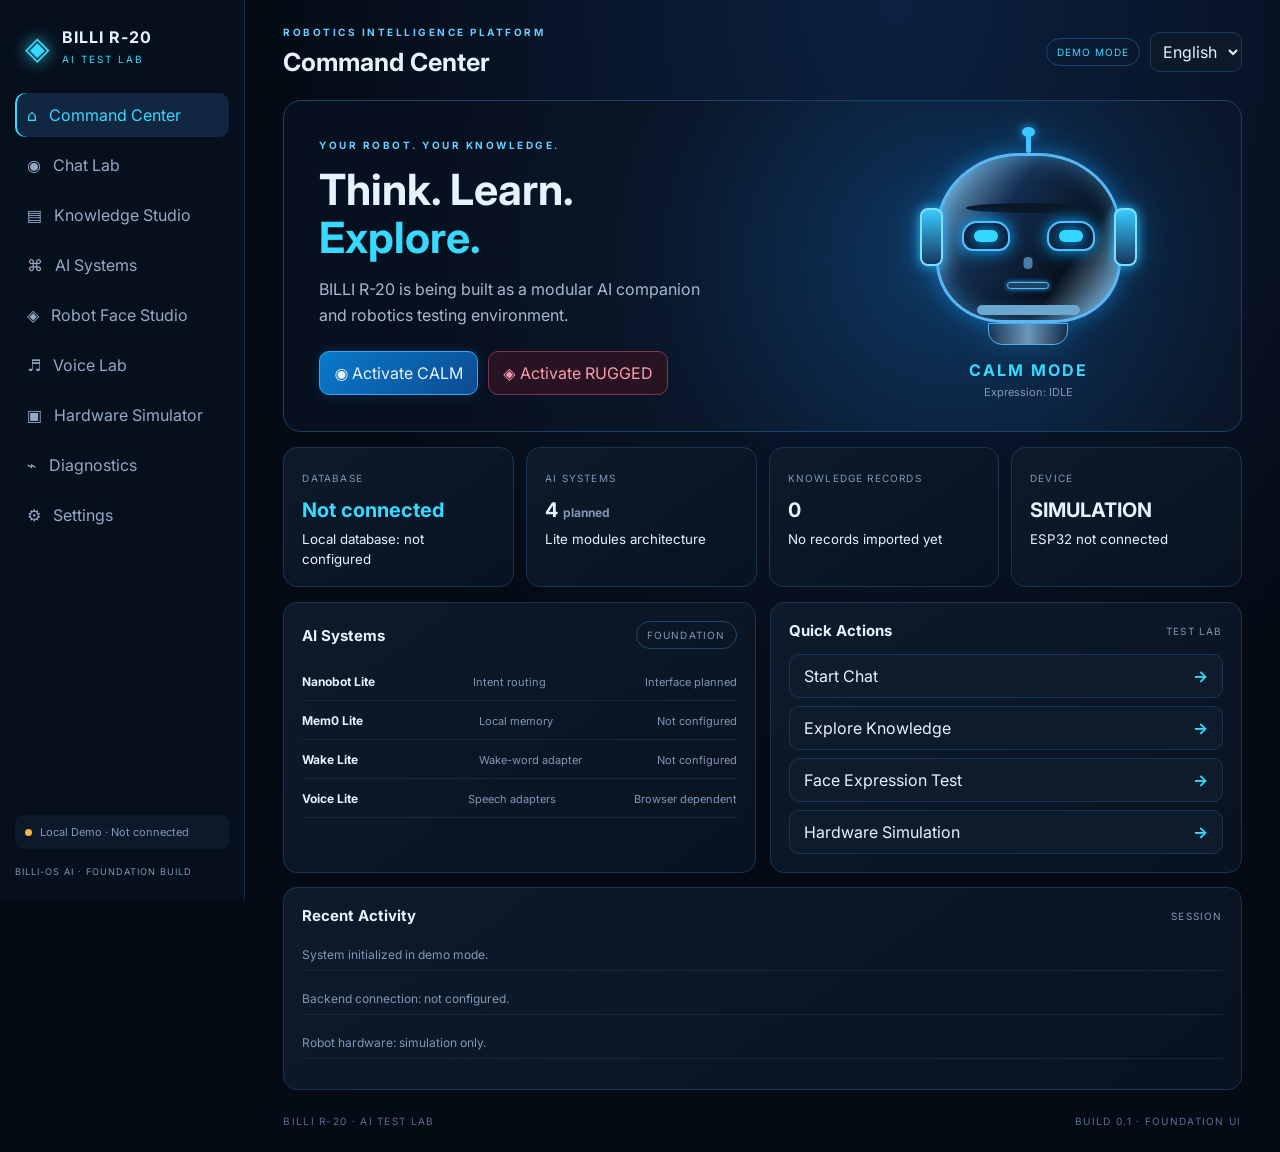
<file: public/index.html>
<!doctype html>
<html lang="en"><head><meta charset="UTF-8"><meta name="viewport" content="width=device-width, initial-scale=1"><meta name="theme-color" content="#07111f"><title>BILLI R-20 AI LAB</title><link rel="stylesheet" href="styles.css"><style>.knowledge-hit{padding:12px;margin:10px 0;border:1px solid #26374b;border-radius:10px;background:#0c1827}.knowledge-hit p{white-space:pre-wrap;line-height:1.55}.drive-integration{margin-top:18px;padding:16px}.drive-integration p{line-height:1.5;color:#a9bacd}.drive-integration small{display:block;margin-top:10px;color:#91a7bd}</style></head><body><div class="shell">
<aside class="sidebar"><div class="brand"><div class="brand-mark">◈</div><div><strong>BILLI R-20</strong><small>AI TEST LAB</small></div></div><nav id="nav"><button class="nav active" data-page="dashboard">⌂ <span>Command Center</span></button><button class="nav" data-page="chat">◉ <span>Chat Lab</span></button><button class="nav" data-page="knowledge">▤ <span>Knowledge Studio</span></button><button class="nav" data-page="modules">⌘ <span>AI Systems</span></button><button class="nav" data-page="face">◈ <span>Robot Face Studio</span></button><button class="nav" data-page="voice">♬ <span>Voice Lab</span></button><button class="nav" data-page="hardware">▣ <span>Hardware Simulator</span></button><button class="nav" data-page="diagnostics">⌁ <span>Diagnostics</span></button><button class="nav" data-page="settings">⚙ <span>Settings</span></button></nav><div class="side-bottom"><div class="connection"><i></i><span>Local Demo · Not connected</span></div><small>BILLI-OS AI · FOUNDATION BUILD</small></div></aside>
<main><header><div><p class="eyebrow">ROBOTICS INTELLIGENCE PLATFORM</p><h1 id="page-title">Command Center</h1></div><div class="header-right"><span class="chip">DEMO MODE</span><select id="lang"><option value="en">English</option><option value="ta">தமிழ்</option><option value="si">සිංහල</option></select><button class="mobile-menu" id="menu">☰</button></div></header>
<section class="page active" id="dashboard"><div class="hero"><div class="hero-copy"><span class="eyebrow">YOUR ROBOT. YOUR KNOWLEDGE.</span><h2>Think. Learn.<br><span>Explore.</span></h2><p>BILLI R-20 is being built as a modular AI companion and robotics testing environment.</p><div class="mode-row"><button class="primary" id="calmBtn">◉ Activate CALM</button><button class="rugged" id="ruggedBtn">◈ Activate RUGGED</button></div></div><div class="hero-robot"><div class="robot" id="robot"><div class="antenna"></div><div class="head"><div class="ear left"></div><div class="ear right"></div><div class="brow"></div><div class="eyes"><div class="eye"></div><div class="eye"></div></div><div class="nose"></div><div class="mouth" id="mouth"></div><div class="chin"></div></div><div class="neck"></div></div><div class="robot-caption"><strong id="mode-name">CALM MODE</strong><span id="expression-label">Expression: IDLE</span></div></div></div>
<div class="stats"><article class="stat"><label>DATABASE</label><strong class="cyan">Not connected</strong><small>Local database: not configured</small></article><article class="stat"><label>AI SYSTEMS</label><strong>4 <span class="muted">planned</span></strong><small>Lite modules architecture</small></article><article class="stat"><label>KNOWLEDGE RECORDS</label><strong>0</strong><small>No records imported yet</small></article><article class="stat"><label>DEVICE</label><strong>SIMULATION</strong><small>ESP32 not connected</small></article></div>
<div class="grid2"><article class="panel"><div class="panel-head"><h3>AI Systems</h3><span class="status-tag">FOUNDATION</span></div><div class="system-list"><div><b>Nanobot Lite</b><span>Intent routing</span><em>Interface planned</em></div><div><b>Mem0 Lite</b><span>Local memory</span><em>Not configured</em></div><div><b>Wake Lite</b><span>Wake-word adapter</span><em>Not configured</em></div><div><b>Voice Lite</b><span>Speech adapters</span><em>Browser dependent</em></div></div></article><article class="panel"><div class="panel-head"><h3>Quick Actions</h3><span>TEST LAB</span></div><div class="quick"><button data-go="chat">Start Chat <b>→</b></button><button data-go="knowledge">Explore Knowledge <b>→</b></button><button data-go="face">Face Expression Test <b>→</b></button><button data-go="hardware">Hardware Simulation <b>→</b></button></div></article></div><div class="panel activity"><div class="panel-head"><h3>Recent Activity</h3><span>SESSION</span></div><div id="activity"><p>System initialized in demo mode.</p><p>Backend connection: not configured.</p><p>Robot hardware: simulation only.</p></div></div></section>
<section class="page" id="chat"><div class="panel chat-panel"><div class="panel-head"><h3>Chat Lab</h3><span class="status-tag">DEMO RESPONSES</span></div><div class="notice">Backend connected: deterministic Nanobot Lite demo routing. No full LLM or knowledge database is configured yet.</div><div class="chat-log" id="chat-log"><div class="bubble bot">Hello! I'm BILLI R-20. The chat interface is ready for backend integration. Ask a test question to explore the demo UI.</div></div><div class="chat-controls"><input id="chat-input" placeholder="Type a message to BILLI…" autocomplete="off"><button class="primary" id="send">Send ↗</button></div></div></section>
<section class="page" id="knowledge"><div class="panel"><div class="panel-head"><h3>Knowledge Studio</h3><span class="status-tag">EMPTY DATABASE</span></div><div class="notice">SQLite / FTS5 and JSONL import-export will be added in backend phase. No database is connected and no records are fabricated.</div><div class="search-row"><input id="knowledge-search" placeholder="Search local knowledge (not connected)"><button id="search-btn" class="primary">Search</button></div><div id="search-result" class="empty">Supabase search will work after configuration and indexing.</div><div class="drive-integration panel"><div class="panel-head"><h3>Private Google Drive → Supabase</h3><span class="status-tag">READ ONLY</span></div><p>Connect the Drive account, then index all accessible non-trashed files. Source files stay private; no files or sharing settings are changed.</p><button id="drive-connect" class="primary">Connect Google Drive (read-only)</button><div class="search-row"><input id="drive-admin-token" type="password" placeholder="Admin sync token (not saved)" autocomplete="off"><button id="drive-sync" class="primary">Sync all Drive</button></div><small id="drive-status">Checking configuration…</small></div></div></section>
<section class="page" id="modules"><div class="cards4"><div class="panel module"><div class="module-icon">⌘</div><h3>Nanobot Lite</h3><p>Intent routing and conversation orchestration.</p><span class="status-tag">PLANNED</span></div><div class="panel module"><div class="module-icon">◉</div><h3>Mem0 Lite</h3><p>Consent-based local memory storage.</p><span class="status-tag">PLANNED</span></div><div class="panel module"><div class="module-icon">⌁</div><h3>Wake Lite</h3><p>Manual activation and wake phrase adapter.</p><span class="status-tag">PLANNED</span></div><div class="panel module"><div class="module-icon">♫</div><h3>Voice Lite</h3><p>Browser voice support and audio adapters.</p><span class="status-tag">PLANNED</span></div></div></section>
<section class="page" id="face"><div class="panel face-panel"><div class="panel-head"><h3>Robot Face Studio</h3><span>CSS VISUAL PREVIEW · NOT 3D</span></div><div class="face-stage"><div class="robot large" id="face-robot"><div class="antenna"></div><div class="head"><div class="ear left"></div><div class="ear right"></div><div class="brow"></div><div class="eyes"><div class="eye"></div><div class="eye"></div></div><div class="nose"></div><div class="mouth"></div><div class="chin"></div></div><div class="neck"></div></div></div><div class="face-controls"><div><label>MODE</label><button class="mode-choice selected" data-mode="calm">CALM</button><button class="mode-choice" data-mode="rugged">RUGGED</button></div><div><label>EXPRESSION</label><div class="expressions"></div></div></div></div></section>
<section class="page" id="voice"><div class="panel"><div class="panel-head"><h3>Voice Lab</h3><span class="status-tag">BROWSER CAPABILITY</span></div><p>Voice input/output depend on browser support and permissions. No offline speech engine is claimed.</p><div class="voice-box"><button id="voice-start" class="primary">🎙 Start listening</button><button id="voice-stop">Stop</button><button id="speak">Speak test</button></div><textarea id="voice-text" placeholder="Transcription or manual text…"></textarea><div id="voice-status" class="notice">Checking browser speech support…</div></div></section>
<section class="page" id="hardware"><div class="panel"><div class="panel-head"><h3>Hardware Simulator</h3><span class="status-tag warning">SIMULATION ONLY</span></div><div class="cards4 hardware-grid"><div class="stat"><label>ESP32-WROOM-32</label><strong>Virtual</strong><small>No physical connection</small></div><div class="stat"><label>OLED</label><strong>Placeholder</strong><small>SSD1306 planned</small></div><div class="stat"><label>microSD</label><strong>Planned</strong><small>32 GB target</small></div><div class="stat"><label>Audio</label><strong>Unconfigured</strong><small>Mic / speaker models TBD</small></div></div><div class="sim-row"><button id="sim-toggle" class="primary">Start simulation</button><span id="sim-status">Simulation stopped</span><input type="range" min="0" max="400" value="120" id="distance"><span id="distance-value">120 cm</span></div><div class="notice">Sensor readings are UI simulation only. No GPIO mappings or motors active.</div></div></section>
<section class="page" id="diagnostics"><div class="panel"><div class="panel-head"><h3>Diagnostics</h3><button id="refresh">Refresh</button></div><div class="diag-list" id="diag"></div></div></section><section class="page" id="settings"><div class="panel"><div class="panel-head"><h3>Settings</h3></div><label>Appearance</label><p>Dark robotics-lab interface · CALM/RUGGED themes</p><label>Provider</label><p>DEMO_PROVIDER · deterministic UI demo</p><label>Backend</label><p>Not configured</p><label>Privacy</label><p>No external AI provider configured. No secrets stored in frontend.</p></div></section><footer>BILLI R-20 · AI TEST LAB <span>BUILD 0.1 · FOUNDATION UI</span></footer></main></div><script src="app.js"></script></body></html>
</file>
<file: public/styles.css>
@import url('https://fonts.googleapis.com/css2?family=Inter:wght@400;500;600;700;800&display=swap');:root{--bg:#050b15;--panel:#0a1424;--border:#1b3555;--cyan:#37d9ff;--text:#e5f2ff;--muted:#8197b4}*{box-sizing:border-box}body{margin:0;background:radial-gradient(ellipse at 70% 0%,#0c2140 0%,var(--bg) 48%);color:var(--text);font-family:Inter,system-ui,sans-serif}button,input,select,textarea{font:inherit;color:inherit}button{cursor:pointer;border:1px solid var(--border);background:#0d1b2c;border-radius:10px;padding:11px 14px;transition:.18s}button:hover{border-color:var(--cyan);transform:translateY(-1px)}.shell{display:flex;min-height:100vh}.sidebar{width:245px;position:fixed;inset:0 auto 0 0;background:#06101d;border-right:1px solid #142b48;padding:22px 15px;display:flex;flex-direction:column;z-index:10}.brand{display:flex;align-items:center;gap:12px;padding:5px 10px 26px}.brand-mark{font-size:32px;color:var(--cyan);text-shadow:0 0 15px var(--cyan)}.brand strong{display:block;font-size:16px;letter-spacing:1px}.brand small{color:var(--cyan);font-size:10px;letter-spacing:2px}.sidebar nav{display:grid;gap:6px}.nav{display:flex;align-items:center;gap:12px;text-align:left;border:0;background:transparent;color:#93a9c4;padding:12px}.nav.active,.nav:hover{background:#102641;color:var(--cyan);box-shadow:inset 2px 0 var(--cyan)}.side-bottom{margin-top:auto;color:var(--muted);font-size:11px}.connection{display:flex;gap:8px;align-items:center;margin-bottom:15px;padding:10px;background:#0b192a;border-radius:8px}.connection i{width:7px;height:7px;border-radius:50%;background:#f5b942}.side-bottom small{letter-spacing:1px}main{margin-left:245px;width:calc(100% - 245px);padding:26px clamp(18px,3vw,42px) 25px}header{display:flex;justify-content:space-between;align-items:center;margin-bottom:23px}.eyebrow{color:#65cfff;font-size:10px;letter-spacing:2.5px;font-weight:700;margin:0 0 9px}h1{font-size:25px;margin:0}header .header-right{display:flex;gap:10px;align-items:center}.chip,.status-tag{border:1px solid #1e466a;color:var(--cyan);font-size:10px;letter-spacing:1px;padding:7px 10px;border-radius:20px}select{background:#0b192a;border:1px solid var(--border);border-radius:9px;padding:8px}.mobile-menu{display:none}.page{display:none}.page.active{display:block}.hero{min-height:310px;border:1px solid #1d4167;border-radius:18px;overflow:hidden;background:radial-gradient(circle at 70% 48%,#0e3762 0%,#0a172a 44%,#07101e 75%);display:flex;justify-content:space-between;padding:32px 35px;position:relative}.hero-copy{max-width:52%;z-index:1}.hero h2{font-size:43px;line-height:1.12;margin:12px 0}.hero h2 span{color:var(--cyan)}.hero p{color:#a5bad1;line-height:1.6;max-width:400px}.mode-row{display:flex;gap:10px;margin-top:22px}.primary{background:linear-gradient(135deg,#087ac9,#0d4b92);border-color:#2da8ff;box-shadow:0 0 14px #168bff30}.rugged{border-color:#83344d;color:#ff9aaf;background:#271322}.hero-robot{width:40%;min-width:240px;display:flex;flex-direction:column;align-items:center;justify-content:center;z-index:1}.robot{width:185px;position:relative;animation:float 4s ease-in-out infinite;filter:drop-shadow(0 0 16px #17a8ff4b)}.head{height:170px;border-radius:45% 45% 36% 36%;position:relative;background:linear-gradient(125deg,#b9e6ff 0%,#50799d 17%,#132e50 35%,#08111e 70%,#9ac9ed 100%);border:3px solid #5ab7f5;box-shadow:inset 0 0 25px #56baff77,0 0 18px #1698ff50}.antenna{height:20px;width:5px;background:#48caff;margin:auto;border-radius:5px;position:relative}.antenna:before{content:"";position:absolute;top:-6px;left:-4px;width:13px;height:10px;border-radius:50%;background:#39c9ff;box-shadow:0 0 10px #2af}.ear{position:absolute;top:52px;width:23px;height:58px;border-radius:8px;background:linear-gradient(#38caff,#13385f);border:2px solid #80dfff;box-shadow:0 0 12px #25b8ff}.ear.left{left:-19px}.ear.right{right:-19px}.brow{position:absolute;left:27px;right:27px;top:47px;height:10px;background:#0b1729;border-radius:50%}.eyes{position:absolute;top:65px;left:23px;right:23px;display:flex;justify-content:space-between}.eye{width:48px;height:30px;border-radius:15px 15px 11px 11px;background:#0a203a;border:2px solid #5abfff;box-shadow:0 0 16px #08aaff;position:relative}.eye:after{content:"";position:absolute;inset:7px 10px;background:#31d7ff;border-radius:10px;box-shadow:0 0 13px #1af}.nose{position:absolute;top:101px;left:50%;width:9px;height:12px;background:#487da7;transform:translateX(-50%);border-radius:4px}.mouth{position:absolute;top:126px;left:50%;transform:translateX(-50%);width:42px;height:7px;border-radius:6px;background:#1c4265;border:1px solid #5db7ef;box-shadow:0 0 5px #2af}.chin{position:absolute;bottom:5px;left:38px;right:38px;height:10px;border-radius:10px;background:#6ca8ce}.neck{height:22px;width:80px;margin:auto;background:linear-gradient(90deg,#183452,#7199b7,#142943);border:1px solid #59aee7;border-radius:0 0 14px 14px}.robot-caption{text-align:center;margin-top:15px;display:grid;gap:5px}.robot-caption strong{color:var(--cyan);letter-spacing:2px}.robot-caption span{font-size:11px;color:var(--muted)}@keyframes float{50%{transform:translateY(-7px)}}.stats{display:grid;grid-template-columns:repeat(4,1fr);gap:12px;margin:15px 0}.stat,.panel{background:linear-gradient(145deg,#0c1a2b,#081321);border:1px solid #183451;border-radius:14px;padding:18px}.stat label,.panel-head span,.panel-head button{font-size:10px;color:var(--muted);letter-spacing:1.2px}.stat strong{display:block;font-size:20px;margin:12px 0 6px}.cyan{color:var(--cyan)}.muted{color:var(--muted);font-size:12px}.grid2{display:grid;grid-template-columns:1fr 1fr;gap:14px}.panel{margin-bottom:14px}.panel-head{display:flex;justify-content:space-between;align-items:center;margin-bottom:14px}.panel-head h3{font-size:15px;margin:0}.system-list{display:grid;gap:1px}.system-list div{display:grid;grid-template-columns:1fr 1fr auto;align-items:center;padding:11px 0;border-bottom:1px solid #152a40;gap:8px;font-size:12px}.system-list span,.system-list em{color:var(--muted);font-style:normal;font-size:11px}.quick{display:grid;gap:8px}.quick button{text-align:left;display:flex;justify-content:space-between}.quick b{color:var(--cyan)}.activity p{font-size:12px;color:var(--muted);border-bottom:1px solid #14283d;padding:8px 0}.notice{padding:12px 14px;background:#10233a;border:1px solid #1d4266;border-radius:9px;color:#aac4df;font-size:12px;line-height:1.5;margin:12px 0}.chat-panel{height:min(70vh,650px);display:flex;flex-direction:column}.chat-log{flex:1;overflow:auto;padding:12px 0;display:flex;flex-direction:column;gap:12px}.bubble{padding:13px 15px;border-radius:12px;max-width:80%;font-size:13px;line-height:1.6}.bubble.bot{background:#11243b;border:1px solid #1b3a5a}.bubble.user{align-self:flex-end;background:#0d4779;border:1px solid #2378b8}.chat-controls{display:flex;gap:8px}.chat-controls input,.search-row input,textarea{flex:1;background:#06111e;border:1px solid #1b3652;border-radius:10px;padding:13px;outline:none}.search-row{display:flex;gap:9px}.empty{color:var(--muted);padding:24px;text-align:center}.cards4{display:grid;grid-template-columns:repeat(4,1fr);gap:12px}.module-icon{font-size:26px;color:var(--cyan)}.module p{font-size:12px;line-height:1.5;color:var(--muted);min-height:55px}.face-stage{min-height:360px;background:radial-gradient(circle,#10355b,#07111f 70%);border-radius:12px;display:grid;place-items:center}.robot.large{width:240px;transform:scale(1.12)}.face-controls{display:grid;gap:18px;margin-top:15px}.face-controls label{display:block;color:var(--muted);font-size:10px;letter-spacing:1px;margin-bottom:9px}.mode-choice.selected{border-color:var(--cyan);color:var(--cyan)}.expressions{display:flex;gap:7px;flex-wrap:wrap}.expressions button{font-size:11px}.rugged-mode .robot .head{border-color:#ff526c;box-shadow:inset 0 0 24px #ff225577,0 0 18px #ff225588}.rugged-mode .eye{border-color:#ff3e6b;box-shadow:0 0 16px #f24}.rugged-mode .eye:after{background:#ff3e58;box-shadow:0 0 12px #f33}.rugged-mode .mouth{border-color:#ff5370}.voice-box{display:flex;gap:10px;flex-wrap:wrap;margin:15px 0}textarea{width:100%;min-height:120px;resize:vertical}.hardware-grid{margin:15px 0}.sim-row{display:flex;gap:14px;align-items:center;flex-wrap:wrap;margin:15px 0}.diag-list{display:grid;grid-template-columns:1fr 1fr;gap:10px}.diag-item{padding:12px;border:1px solid var(--border);border-radius:9px;font-size:12px;display:flex;justify-content:space-between}.diag-item span{color:#f2c36c}footer{margin-top:25px;color:#58718e;font-size:10px;letter-spacing:1.3px;display:flex;justify-content:space-between}@media(max-width:1100px){.sidebar{width:205px}main{margin-left:205px;width:calc(100% - 205px)}.stats,.cards4{grid-template-columns:repeat(2,1fr)}}@media(max-width:760px){.sidebar{transform:translateX(-100%);transition:.25s;width:250px}.sidebar.open{transform:translateX(0)}main{margin-left:0;width:100%;padding:18px 14px}.mobile-menu{display:block}header h1{font-size:21px}.chip{display:none}.hero{padding:22px;min-height:285px}.hero-copy{max-width:100%}.hero h2{font-size:34px}.hero-robot{min-width:130px;width:35%;transform:scale(.78)}.mode-row{flex-direction:column;align-items:flex-start}.stats{grid-template-columns:repeat(2,1fr)}.grid2{grid-template-columns:1fr}.cards4{grid-template-columns:1fr 1fr}.system-list div{grid-template-columns:1fr auto}.system-list span{display:none}.diag-list{grid-template-columns:1fr}.face-stage{min-height:300px}footer{gap:10px;flex-direction:column}}@media(max-width:430px){.hero-robot{display:none}.hero-copy{max-width:100%}.stats,.cards4{grid-template-columns:1fr 1fr}.stat{padding:14px}.hero h2{font-size:30px}}
</file>
